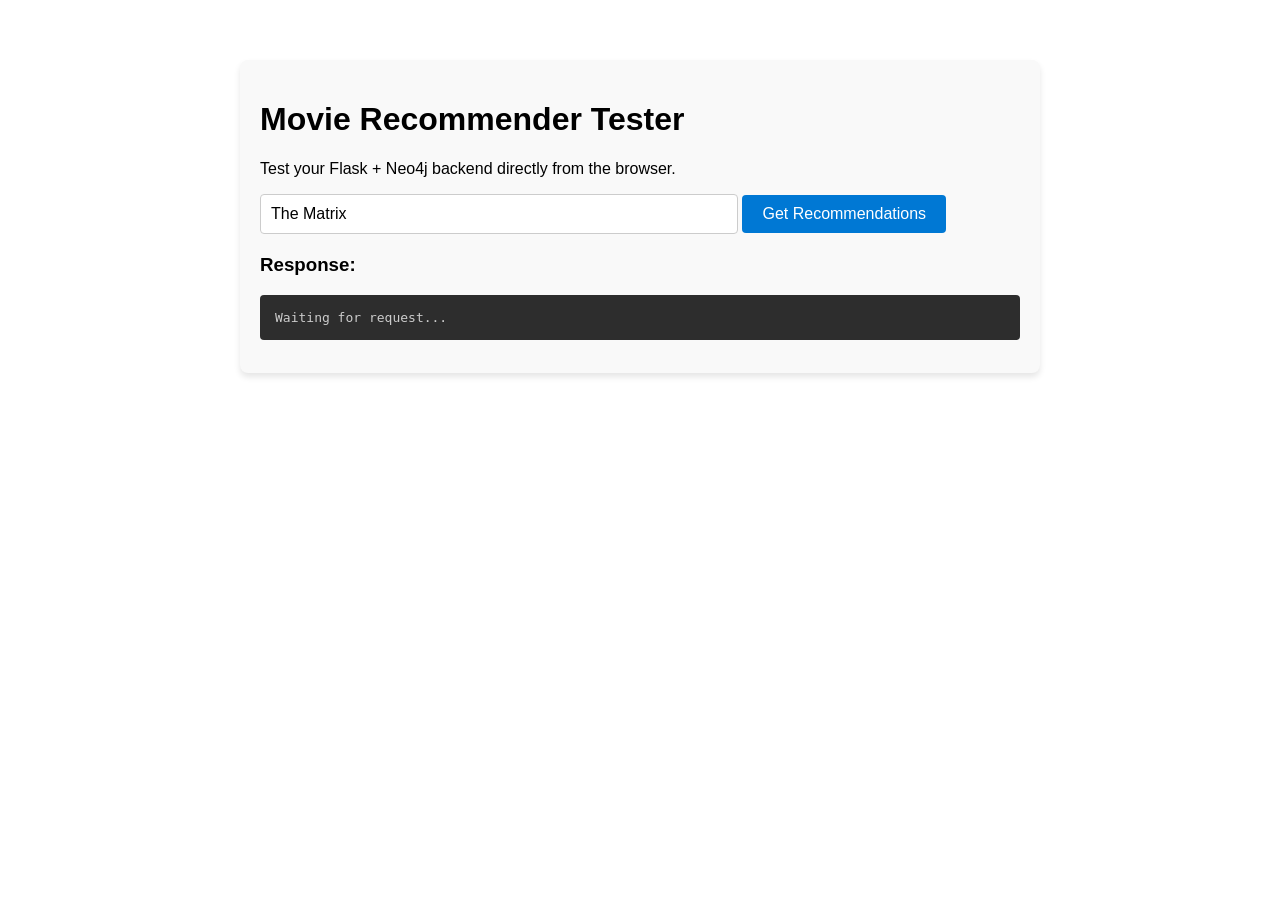
<file: index.html>
<!DOCTYPE html>
<html lang="en">
<head>
    <meta charset="UTF-8">
    <meta name="viewport" content="width=device-width, initial-scale=1.0">
    <title>Neo4j Movie Recommender</title>
    <style>
        body { font-family: 'Segoe UI', Tahoma, Geneva, Verdana, sans-serif; max-width: 800px; margin: 40px auto; padding: 20px; }
        .container { background-color: #f9f9f9; padding: 20px; border-radius: 8px; box-shadow: 0 4px 6px rgba(0,0,0,0.1); }
        input { padding: 10px; width: 60%; border: 1px solid #ccc; border-radius: 4px; font-size: 16px; }
        button { padding: 10px 20px; background-color: #0078d4; color: white; border: none; border-radius: 4px; cursor: pointer; font-size: 16px; }
        button:hover { background-color: #005a9e; }
        pre { background: #2d2d2d; color: #ccc; padding: 15px; border-radius: 4px; overflow-x: auto; white-space: pre-wrap; font-family: monospace; }
        .error { color: #d8000c; background-color: #ffd2d2; padding: 10px; border-radius: 4px; margin-bottom: 15px; display: none; }
    </style>
</head>
<body>
    <div class="container">
        <h1>Movie Recommender Tester</h1>
        <p>Test your Flask + Neo4j backend directly from the browser.</p>
        
        <div id="errorBox" class="error"></div>

        <div style="margin-bottom: 20px;">
            <input type="text" id="movieTitle" placeholder="e.g. The Matrix" value="The Matrix">
            <button onclick="getRecommendations()">Get Recommendations</button>
        </div>

        <h3>Response:</h3>
        <pre id="output">Waiting for request...</pre>
    </div>

    <script>
        async function getRecommendations() {
            const title = document.getElementById('movieTitle').value;
            const output = document.getElementById('output');
            const errorBox = document.getElementById('errorBox');
            
            if (!title) {
                alert('Please enter a movie title');
                return;
            }

            output.textContent = 'Loading recommendations...';
            errorBox.style.display = 'none';

            try {
                // Connecting to the Flask backend running on port 5002
                const response = await fetch('http://127.0.0.1:5002/api/recommend', {
                    method: 'POST',
                    headers: { 'Content-Type': 'application/json' },
                    body: JSON.stringify({ titles: [title] })
                });

                const data = await response.json();
                output.textContent = JSON.stringify(data, null, 2);

            } catch (error) {
                errorBox.style.display = 'block';
                errorBox.textContent = "Network Error! Make sure app.py is running in the background.";
                output.textContent = error.toString();
            }
        }
    </script>
</body>
</html>
</file>
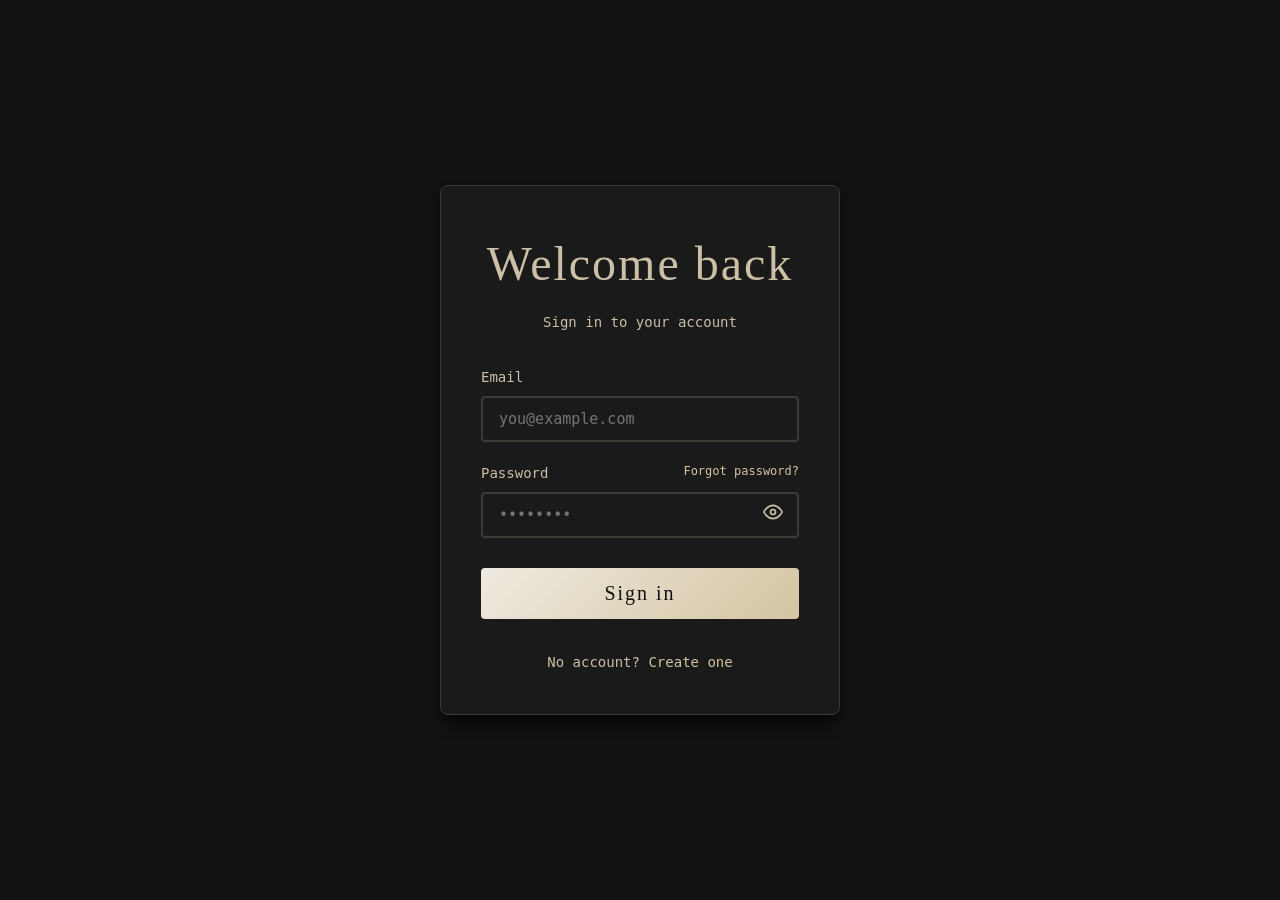
<file: frontend/login.html>
<!DOCTYPE html>
<html lang="en">
<head>
    <meta charset="UTF-8">
    <meta name="viewport" content="width=device-width, initial-scale=1.0">
    <title>Login - CineClique</title>
    <link rel="stylesheet" href="css/style.css">
    <link rel="preconnect" href="https://fonts.googleapis.com">
    <link rel="preconnect" href="https://fonts.gstatic.com" crossorigin>
    <link href="https://fonts.googleapis.com/css2?family=Inter:wght@400;500;600;700&display=swap" rel="stylesheet">
    <style>
        body {
            display: flex;
            justify-content: center;
            align-items: center;
            min-height: 100vh;
            background: var(--bg-color);
            margin: 0;
            font-family: 'Space Mono', monospace;
            color: var(--text-primary);
        }

        .login-container {
            background: var(--panel-bg);
            border: 1px solid var(--border-color);
            border-radius: var(--radius-lg);
            padding: 40px;
            width: 100%;
            max-width: 400px;
            text-align: center;
            box-shadow: var(--shadow-md);
        }

        .login-container h1 {
            font-family: 'Bebas Neue', cursive;
            font-size: 3rem;
            font-weight: normal;
            margin: 0 0 8px 0;
            letter-spacing: 2px;
            color: var(--text-secondary);
        }

        .login-container p {
            color: var(--text-secondary);
            margin: 0 0 32px 0;
            font-size: 14px;
        }

        .input-group {
            margin-bottom: 20px;
            text-align: left;
            position: relative;
        }

        .input-group label {
            display: flex;
            justify-content: space-between;
            margin-bottom: 8px;
            font-size: 14px;
            color: var(--text-secondary);
        }

        .forgot-link {
            color: var(--accent-color);
            text-decoration: none;
            font-size: 12px;
            transition: opacity 0.2s;
        }
        
        .forgot-link:hover {
            opacity: 0.8;
        }

        .input-group input {
            width: 100%;
            padding: 12px 16px;
            border-radius: var(--radius-md);
            border: 2px solid var(--border-color);
            background: var(--panel-bg);
            color: var(--text-primary);
            outline: none;
            font-family: inherit;
            font-size: 15px;
            box-sizing: border-box;
            transition: border-color 0.2s;
        }

        .input-group input:focus {
            border-color: var(--accent-color);
        }
        
        .eye-icon {
            position: absolute;
            right: 16px;
            top: 40px;
            cursor: pointer;
            color: var(--text-secondary);
            transition: color 0.2s;
        }
        
        .eye-icon:hover {
            color: var(--accent-color);
        }

        .login-btn {
            width: 100%;
            padding: 14px;
            border-radius: var(--radius-md);
            border: none;
            background: var(--accent-gradient);
            color: #121212;
            cursor: pointer;
            font-family: 'Bebas Neue', cursive;
            font-size: 20px;
            letter-spacing: 2px;
            transition: opacity 0.2s;
            margin-top: 10px;
        }

        .login-btn:hover {
            opacity: 0.9;
        }

        .divider {
            display: flex;
            align-items: center;
            margin: 24px 0;
            color: var(--text-secondary);
            font-size: 12px;
            letter-spacing: 0.5px;
        }

        .divider::before, .divider::after {
            content: '';
            flex: 1;
            border-bottom: 1px solid var(--border-color);
        }

        .divider::before { margin-right: 12px; }
        .divider::after { margin-left: 12px; }

        .google-btn {
            width: 100%;
            padding: 12px;
            border-radius: var(--radius-md);
            border: 1px solid var(--border-color);
            background: var(--panel-bg);
            color: var(--text-primary);
            cursor: pointer;
            font-family: inherit;
            font-size: 14px;
            display: flex;
            align-items: center;
            justify-content: center;
            gap: 10px;
            transition: background 0.2s;
        }

        .google-btn:hover {
            background: var(--hover-bg);
        }

        .google-btn img {
            width: 18px;
            height: 18px;
        }

        .footer-link {
            margin-top: 32px;
            font-size: 14px;
            color: var(--text-secondary);
        }

        .footer-link a {
            color: var(--accent-color);
            text-decoration: none;
            cursor: pointer;
            transition: opacity 0.2s;
        }
        
        .footer-link a:hover {
            opacity: 0.8;
        }

        .error-message {
            color: #ef4444;
            font-size: 14px;
            margin-top: 12px;
            display: none;
        }
        
        .success-message {
            color: #10b981;
            font-size: 14px;
            margin-top: 12px;
            display: none;
        }
    </style>
</head>
<body>

    <div class="login-container">
        <h1 id="form-title">Welcome back</h1>
        <p id="form-subtitle">Sign in to your account</p>

        <form id="login-form">
            <div class="input-group">
                <label for="email">Email</label>
                <input type="email" id="email" placeholder="you@example.com" required autocomplete="email">
            </div>
            
            <div class="input-group">
                <label for="password">
                    Password
                    <a href="#" class="forgot-link" id="forgot-pw">Forgot password?</a>
                </label>
                <input type="password" id="password" placeholder="••••••••" required autocomplete="current-password">
                <svg class="eye-icon" id="toggle-pw" xmlns="http://www.w3.org/2000/svg" width="20" height="20" viewBox="0 0 24 24" fill="none" stroke="currentColor" stroke-width="2" stroke-linecap="round" stroke-linejoin="round"><path d="M1 12s4-8 11-8 11 8 11 8-4 8-11 8-11-8-11-8z"></path><circle cx="12" cy="12" r="3"></circle></svg>
            </div>
            
            <button type="submit" class="login-btn" id="submit-btn">Sign in</button>
            <div id="error-msg" class="error-message"></div>
            <div id="success-msg" class="success-message"></div>
        </form>

        <div class="footer-link">
            <span id="toggle-text">No account?</span> <a id="toggle-mode">Create one</a>
        </div>
    </div>

    <script src="js/login.js"></script>
</body>
</html>
</file>
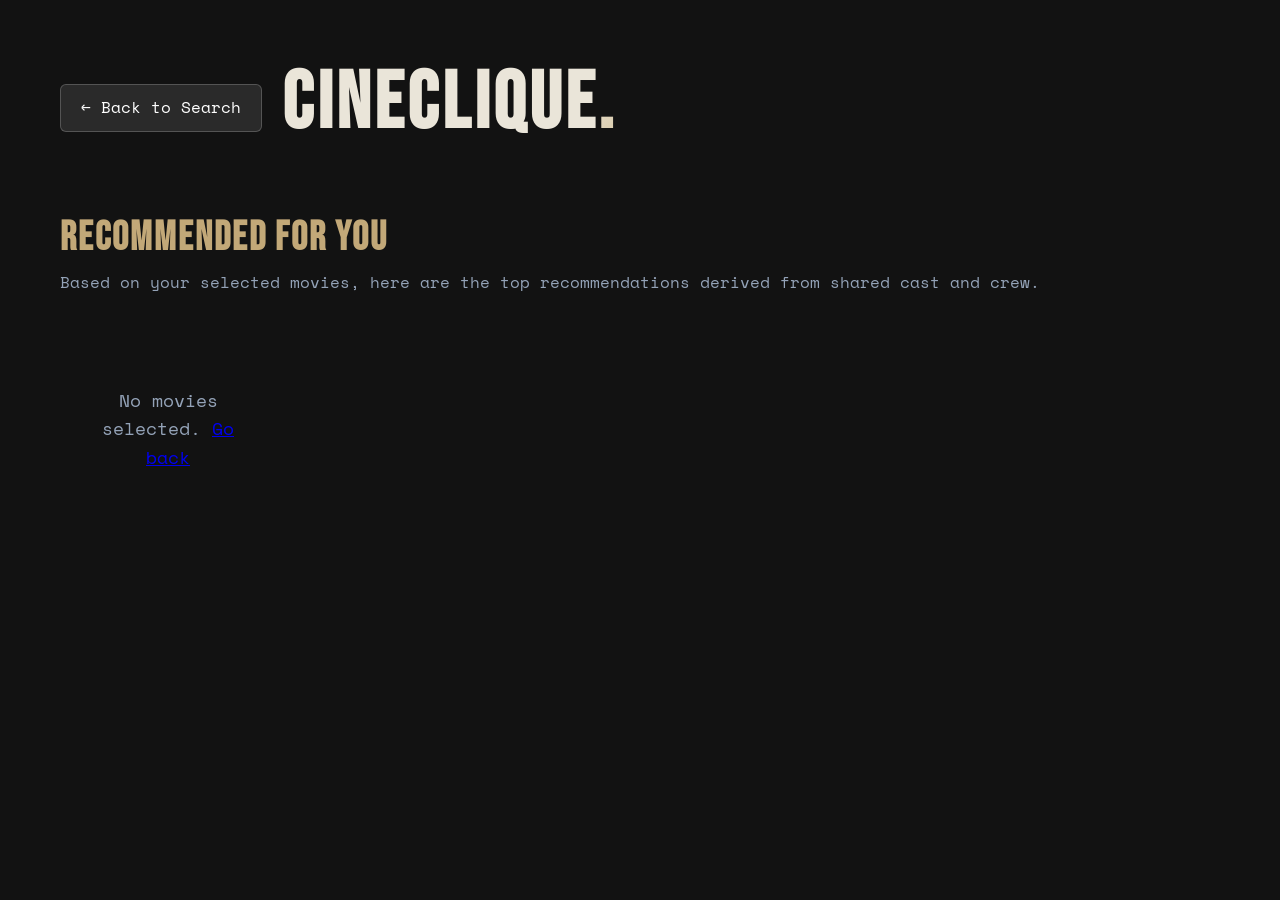
<file: frontend/recommendations.html>
<!DOCTYPE html>
<html lang="en">
<head>
    <meta charset="UTF-8">
    <meta name="viewport" content="width=device-width, initial-scale=1.0">
    <meta name="description" content="Your Personalized Movie Recommendations">
    <title>Recommendations - CineClique</title>
    <link rel="stylesheet" href="css/style.css">
    <link rel="preconnect" href="https://fonts.googleapis.com">
    <link rel="preconnect" href="https://fonts.gstatic.com" crossorigin>
    <link href="https://fonts.googleapis.com/css2?family=Bebas+Neue&family=Space+Mono:ital,wght@0,400;0,700;1,400;1,700&display=swap" rel="stylesheet">
    <style>
        .rec-container {
            max-width: 1200px;
            margin: 0 auto;
            padding: 40px 20px;
            height: 100vh;
            overflow-y: auto;
        }
        .header-nav {
            display: flex;
            align-items: center;
            margin-bottom: 30px;
        }
        h2 {
            font-family: 'Bebas Neue', cursive;
            font-size: 2.5rem;
            letter-spacing: 2px;
            color: #c2a878;
        }
        .back-btn {
            background: rgba(255, 255, 255, 0.1);
            border: 1px solid rgba(255, 255, 255, 0.2);
            color: #fff;
            padding: 10px 20px;
            border-radius: 6px;
            cursor: pointer;
            font-family: inherit;
            margin-right: 20px;
            text-decoration: none;
            transition: background 0.2s;
        }
        .back-btn:hover {
            background: rgba(255, 255, 255, 0.2);
        }
        .results-grid {
            display: grid;
            grid-template-columns: repeat(auto-fill, minmax(200px, 1fr));
            gap: 20px;
        }
        .rec-card {
            background: rgba(30, 41, 59, 0.8);
            border-radius: 12px;
            overflow: hidden;
            display: flex;
            flex-direction: column;
            box-shadow: 0 4px 6px -1px rgba(0, 0, 0, 0.1), 0 2px 4px -1px rgba(0, 0, 0, 0.06);
            transition: transform 0.2s, box-shadow 0.2s;
        }
        .rec-card:hover {
            transform: translateY(-5px);
            box-shadow: 0 10px 15px -3px rgba(0, 0, 0, 0.1), 0 4px 6px -2px rgba(0, 0, 0, 0.05);
        }
        .rec-poster-container {
            position: relative;
            width: 100%;
            height: 300px;
        }
        .rec-poster {
            width: 100%;
            height: 100%;
            object-fit: cover;
            background: #334155;
        }
        .bookmark-btn {
            position: absolute;
            top: 10px;
            right: 10px;
            background: rgba(0, 0, 0, 0.6);
            border: none;
            color: white;
            padding: 8px;
            border-radius: 50%;
            cursor: pointer;
            backdrop-filter: blur(4px);
            transition: all 0.2s;
            display: flex;
            align-items: center;
            justify-content: center;
            z-index: 10;
        }
        .bookmark-btn:hover {
            background: rgba(139, 92, 246, 0.8);
            transform: scale(1.1);
        }
        .bookmark-btn.bookmarked {
            background: #8b5cf6;
            color: #fff;
        }
        .rec-content {
            padding: 15px;
            flex-grow: 1;
            display: flex;
            flex-direction: column;
        }
        .rec-title {
            margin: 0 0 10px 0;
            font-size: 16px;
            font-weight: 600;
        }
        .rec-score {
            margin-top: auto;
            color: #10b981;
            font-size: 14px;
            font-weight: 600;
        }
        .loading-state, .error-state {
            text-align: center;
            padding: 60px 20px;
            font-size: 18px;
            color: #94a3b8;
        }
    </style>
</head>
<body>
    <div class="rec-container">
        <div class="header-nav">
            <a href="/" class="back-btn">← Back to Search</a>
            <header class="app-header" style="margin:0;">
                <h1>CineClique<span class="gradient-text">.</span></h1>
            </header>
        </div>

        <h2>Recommended for You</h2>
        <p style="color: #94a3b8; margin-bottom: 30px;">Based on your selected movies, here are the top recommendations derived from shared cast and crew.</p>

        <div id="results-container" class="results-grid">
            <div class="loading-state">
                Generating your personalized network recommendations...
            </div>
        </div>
    </div>

    <script type="module" src="js/recommend.js"></script>
</body>
</html>
</file>
<file: frontend/css/style.css>
/* Reset and Variables */
:root {
    --bg-color: #121212; /* Matte black */
    --panel-bg: #1a1a1a; /* Soft dark gray */
    --text-primary: #eae5d9; /* Washed cream */
    --text-secondary: #cbbfa7; /* Muted matte yellow */
    --accent-color: #d4c4a1; /* Pale gold / cream */
    --accent-gradient: linear-gradient(135deg, #efeae0, #d4c4a1); /* Soft cream gradient */
    --border-color: #3b3a36; /* Subtle muted trim */
    --hover-bg: rgba(212, 196, 161, 0.08); /* Cream tinted hover */
    --card-bg: #222222; /* Soft matte card */
    --shadow-sm: 0 4px 6px -1px rgb(0 0 0 / 0.5), 0 2px 4px -2px rgb(0 0 0 / 0.5);
    --shadow-md: 0 10px 15px -3px rgb(0 0 0 / 0.7), 0 4px 6px -4px rgb(0 0 0 / 0.5);
    --radius-md: 4px; /* Sharper 90s corners */
    --radius-lg: 8px;
}

* {
    margin: 0;
    padding: 0;
    box-sizing: border-box;
}

body {
    font-family: 'Space Mono', monospace;
    background-color: var(--bg-color);
    color: var(--text-primary);
    line-height: 1.6;
    height: 100vh;
    overflow: hidden;
}

/* Layout */
.app-container {
    display: flex;
    height: 100vh;
}

.main-content {
    flex: 1;
    padding: 3rem 4rem;
    display: flex;
    flex-direction: column;
    overflow-y: auto;
}

.side-panel {
    width: 400px;
    background-color: var(--panel-bg);
    border-left: 1px solid var(--border-color);
    display: flex;
    flex-direction: column;
    box-shadow: var(--shadow-md);
    z-index: 10;
}

/* Typography & Header */
.app-header {
    margin-bottom: 4rem;
}

h1 {
    font-family: 'Bebas Neue', cursive;
    font-size: 5rem;
    font-weight: 700;
    margin-bottom: 0.5rem;
    letter-spacing: 4px;
}

.gradient-text {
    background: var(--accent-gradient);
    -webkit-background-clip: text;
    background-clip: text;
    -webkit-text-fill-color: transparent;
}

.app-header p {
    color: var(--text-secondary);
    font-size: 1.2rem;
    font-weight: 300;
}

section h2, .panel-header h2 {
    font-family: 'Bebas Neue', cursive;
    font-size: 2.2rem;
    font-weight: normal;
    letter-spacing: 2px;
    margin-bottom: 1.5rem;
    color: var(--text-secondary);
}

/* Search Area */
.search-container {
    position: relative;
    max-width: 600px;
}

.search-input-wrapper {
    position: relative;
    display: flex;
    align-items: center;
}

.search-input {
    width: 100%;
    padding: 1.25rem 1.5rem;
    padding-right: 3rem;
    font-family: inherit;
    font-size: 1.1rem;
    background-color: var(--panel-bg);
    border: 2px solid var(--border-color);
    border-radius: var(--radius-md);
    color: var(--text-primary);
    transition: all 0.3s ease;
    outline: none;
}

.search-input:focus {
    border-color: var(--accent-color);
    box-shadow: 0 0 0 4px rgba(59, 130, 246, 0.2);
}

.search-icon {
    position: absolute;
    right: 1.25rem;
    color: var(--text-secondary);
    pointer-events: none;
}

/* Dropdown */
.dropdown-menu {
    position: absolute;
    top: calc(100% + 0.5rem);
    left: 0;
    width: 100%;
    background-color: var(--panel-bg);
    border: 1px solid var(--border-color);
    border-radius: var(--radius-md);
    box-shadow: var(--shadow-md);
    max-height: 300px;
    overflow-y: auto;
    z-index: 50;
    opacity: 0;
    visibility: hidden;
    transform: translateY(-10px);
    transition: all 0.2s ease;
}

.dropdown-menu.active {
    opacity: 1;
    visibility: visible;
    transform: translateY(0);
}

.dropdown-item {
    display: flex;
    align-items: center;
    padding: 1rem 1.5rem;
    cursor: pointer;
    transition: background-color 0.2s ease;
    border-bottom: 1px solid var(--border-color);
}

.dropdown-item:last-child {
    border-bottom: none;
}

.dropdown-item:hover {
    background-color: var(--hover-bg);
}

.dropdown-item-poster {
    width: 40px;
    height: 60px;
    border-radius: 4px;
    object-fit: cover;
    margin-right: 1rem;
    background-color: var(--card-bg);
}

.dropdown-item-info h4 {
    font-size: 1rem;
    font-weight: 600;
    margin-bottom: 0.25rem;
}

.dropdown-item-info p {
    font-size: 0.85rem;
    color: var(--text-secondary);
}

.no-results {
    padding: 1.5rem;
    text-align: center;
    color: var(--text-secondary);
}

/* Side Panel */
.panel-header {
    padding: 2rem;
    border-bottom: 1px solid var(--border-color);
    display: flex;
    justify-content: space-between;
    align-items: center;
}

.panel-header h2 {
    margin-bottom: 0;
}

.movie-count {
    background: var(--accent-gradient);
    color: white;
    font-weight: 600;
    padding: 0.25rem 0.75rem;
    border-radius: 20px;
    font-size: 0.9rem;
}

.movie-list {
    padding: 1.5rem;
    flex: 1;
    overflow-y: auto;
    display: flex;
    flex-direction: column;
    gap: 1rem;
}

.empty-state {
    text-align: center;
    color: var(--text-secondary);
    padding: 3rem 1rem;
    font-style: italic;
}

/* Movie Card */
.movie-card {
    display: flex;
    background-color: var(--card-bg);
    border-radius: var(--radius-md);
    overflow: hidden;
    box-shadow: var(--shadow-sm);
    transition: transform 0.3s ease, box-shadow 0.3s ease;
    border: 1px solid transparent;
    animation: slideIn 0.4s ease forwards;
}

@keyframes slideIn {
    from { opacity: 0; transform: translateX(20px); }
    to { opacity: 1; transform: translateX(0); }
}

.movie-card:hover {
    transform: translateY(-4px);
    box-shadow: var(--shadow-md);
    border-color: var(--border-color);
}

.movie-card-poster {
    width: 80px;
    height: 120px;
    object-fit: cover;
}

.movie-card-content {
    padding: 1rem;
    flex: 1;
    display: flex;
    flex-direction: column;
    justify-content: center;
    position: relative;
}

.movie-card-title {
    font-size: 1.1rem;
    font-weight: 600;
    margin-bottom: 0.25rem;
}

.movie-card-year {
    font-size: 0.85rem;
    color: var(--text-secondary);
    margin-bottom: 0.5rem;
}

.movie-card-genre {
    font-size: 0.75rem;
    background-color: rgba(255, 255, 255, 0.1);
    color: var(--text-primary);
    padding: 0.2rem 0.5rem;
    border-radius: 4px;
    display: inline-block;
    align-self: flex-start;
}

.remove-btn {
    position: absolute;
    top: 0.75rem;
    right: 0.75rem;
    background: none;
    border: none;
    color: var(--text-secondary);
    cursor: pointer;
    transition: color 0.2s ease;
}

.remove-btn:hover {
    color: #ef4444;
}

/* Scrollbar styling */
::-webkit-scrollbar {
    width: 6px;
}

::-webkit-scrollbar-track {
    background: var(--bg-color);
}

::-webkit-scrollbar-thumb {
    background: var(--border-color);
    border-radius: 10px;
}

::-webkit-scrollbar-thumb:hover {
    background: var(--text-secondary);
}
</file>
